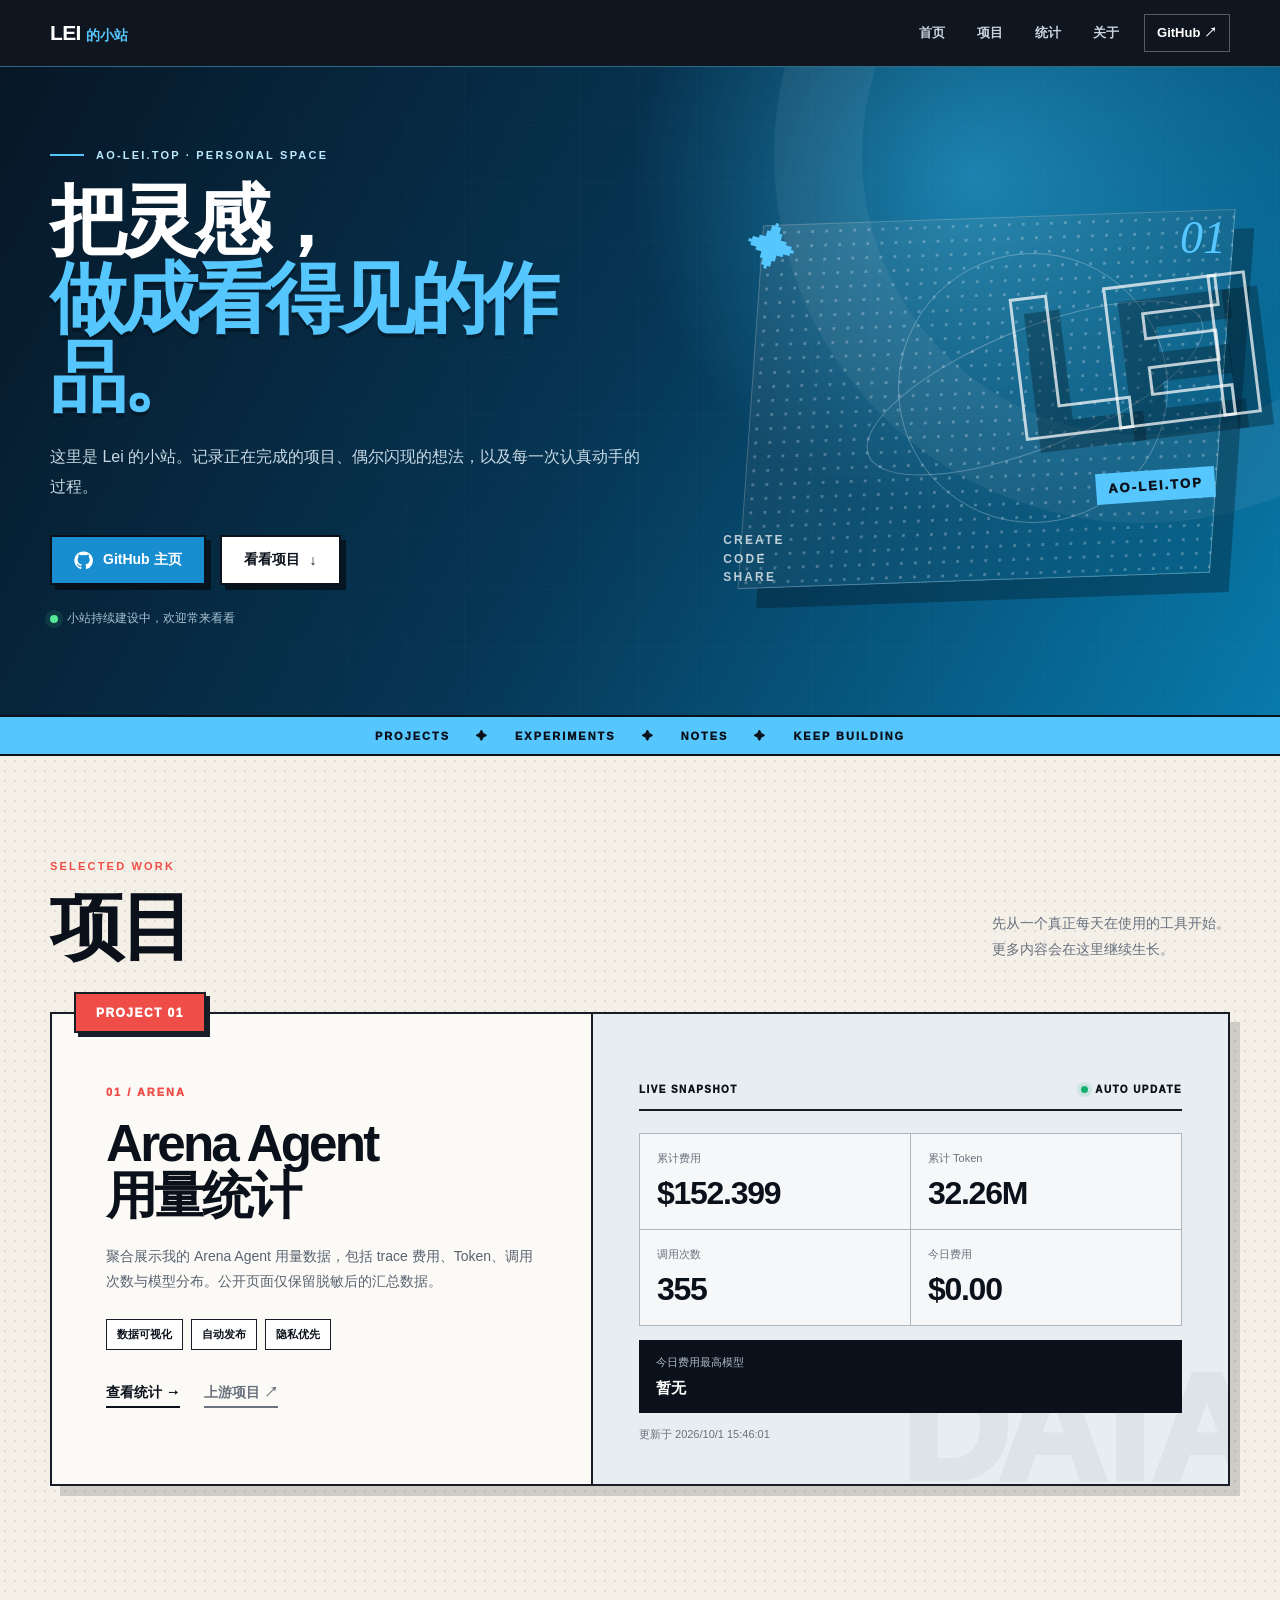
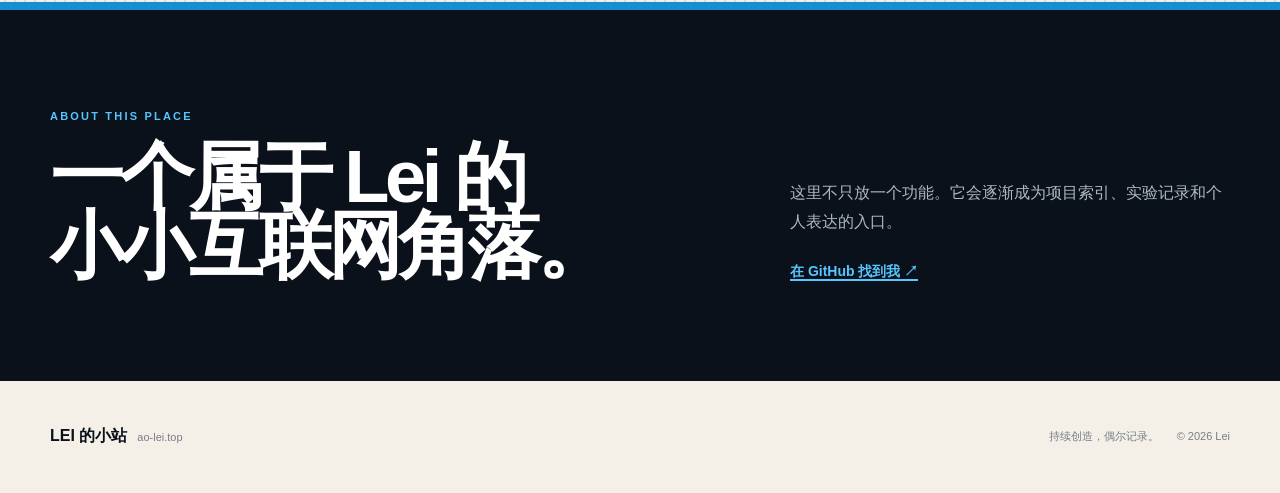
<file: index.html>
<!DOCTYPE html>
<html lang="zh-CN">
<head>
  <meta charset="UTF-8" />
  <meta name="viewport" content="width=device-width, initial-scale=1" />
  <meta name="description" content="Lei 的个人小站，记录项目、想法与持续发生的创造。" />
  <meta name="theme-color" content="#0b111a" />
  <title>Lei 的小站 · ao-lei.top</title>
  <link rel="stylesheet" href="./home.css" />
</head>
<body id="top">
  <header class="site-header">
    <nav class="nav-shell" aria-label="主导航">
      <a class="brand" href="#top" aria-label="返回首页">
        <span class="brand-main">LEI</span><span class="brand-sub">的小站</span>
      </a>
      <div class="nav-links">
        <a href="#top">首页</a>
        <a href="#projects">项目</a>
        <a href="./stats.html">统计</a>
        <a href="#about">关于</a>
        <a class="nav-github" href="https://github.com/Lei-Ao" target="_blank" rel="noopener noreferrer">
          GitHub <span aria-hidden="true">↗</span>
        </a>
      </div>
    </nav>
  </header>

  <main>
    <section class="hero" aria-labelledby="hero-title">
      <div class="hero-shell">
        <div class="hero-copy">
          <p class="eyebrow"><span></span> AO-LEI.TOP · PERSONAL SPACE</p>
          <h1 id="hero-title">把灵感，<br /><em>做成看得见的作品。</em></h1>
          <p class="hero-intro">这里是 Lei 的小站。记录正在完成的项目、偶尔闪现的想法，以及每一次认真动手的过程。</p>
          <div class="hero-actions">
            <a class="button button-primary" href="https://github.com/Lei-Ao" target="_blank" rel="noopener noreferrer">
              <svg viewBox="0 0 24 24" aria-hidden="true"><path d="M12 .7A11.3 11.3 0 0 0 8.4 22.8c.6.1.8-.3.8-.6v-2.2c-3.4.7-4.1-1.4-4.1-1.4-.6-1.4-1.4-1.8-1.4-1.8-1.1-.8.1-.8.1-.8 1.2.1 1.9 1.3 1.9 1.3 1.1 1.9 2.9 1.3 3.6 1 .1-.8.4-1.3.8-1.6-2.7-.3-5.5-1.4-5.5-6a4.7 4.7 0 0 1 1.2-3.2 4.4 4.4 0 0 1 .1-3.2s1-.3 3.3 1.2a11.4 11.4 0 0 1 6 0c2.3-1.5 3.3-1.2 3.3-1.2a4.4 4.4 0 0 1 .1 3.2 4.7 4.7 0 0 1 1.2 3.2c0 4.7-2.8 5.7-5.5 6 .4.4.8 1.1.8 2.2v3.3c0 .3.2.7.8.6A11.3 11.3 0 0 0 12 .7Z"/></svg>
              GitHub 主页
            </a>
            <a class="button button-light" href="#projects">看看项目 <span aria-hidden="true">↓</span></a>
          </div>
          <p class="hero-status"><span class="status-dot"></span> 小站持续建设中，欢迎常来看看</p>
        </div>

        <div class="hero-art" aria-hidden="true">
          <div class="orbit orbit-one"></div>
          <div class="orbit orbit-two"></div>
          <div class="art-star">✦</div>
          <div class="art-word">LEI</div>
          <div class="art-domain">AO-LEI.TOP</div>
          <div class="art-caption">CREATE<br />CODE<br />SHARE</div>
          <div class="art-index">01</div>
        </div>
      </div>
      <div class="hero-ticker" aria-hidden="true">
        <span>PROJECTS</span><i>✦</i><span>EXPERIMENTS</span><i>✦</i><span>NOTES</span><i>✦</i><span>KEEP BUILDING</span>
      </div>
    </section>

    <section class="projects-section" id="projects" aria-labelledby="projects-title">
      <div class="section-shell">
        <div class="section-heading">
          <div>
            <p class="section-kicker">SELECTED WORK</p>
            <h2 id="projects-title">项目</h2>
          </div>
          <p>先从一个真正每天在使用的工具开始。<br />更多内容会在这里继续生长。</p>
        </div>

        <article class="project-card">
          <div class="project-label">PROJECT 01</div>
          <div class="project-main">
            <div class="project-copy">
              <p class="project-no">01 / ARENA</p>
              <h3>Arena Agent<br />用量统计</h3>
              <p>聚合展示我的 Arena Agent 用量数据，包括 trace 费用、Token、调用次数与模型分布。公开页面仅保留脱敏后的汇总数据。</p>
              <div class="project-tags" aria-label="项目标签">
                <span>数据可视化</span><span>自动发布</span><span>隐私优先</span>
              </div>
              <div class="project-actions">
                <a class="text-link" href="./stats.html">查看统计 <span aria-hidden="true">→</span></a>
                <a class="text-link muted-link" href="https://github.com/XIA-2005/arena-usage-kit" target="_blank" rel="noopener noreferrer">上游项目 <span aria-hidden="true">↗</span></a>
              </div>
            </div>

            <div class="project-data" aria-label="Arena 用量摘要">
              <div class="data-head">
                <span>LIVE SNAPSHOT</span>
                <span class="live"><i></i> AUTO UPDATE</span>
              </div>
              <div class="metric-grid">
                <div><small>累计费用</small><strong id="s-cost">--</strong></div>
                <div><small>累计 Token</small><strong id="s-tokens">--</strong></div>
                <div><small>调用次数</small><strong id="s-calls">--</strong></div>
                <div><small>今日费用</small><strong id="s-today">--</strong></div>
              </div>
              <div class="top-model"><small>今日费用最高模型</small><strong id="s-topmodel">--</strong></div>
              <p class="data-updated" id="s-updated">正在读取最新数据…</p>
            </div>
          </div>
        </article>
      </div>
    </section>

    <section class="about-section" id="about" aria-labelledby="about-title">
      <div class="about-shell">
        <p class="section-kicker">ABOUT THIS PLACE</p>
        <div class="about-grid">
          <h2 id="about-title">一个属于 Lei 的<br />小小互联网角落。</h2>
          <div>
            <p>这里不只放一个功能。它会逐渐成为项目索引、实验记录和个人表达的入口。</p>
            <a href="https://github.com/Lei-Ao" target="_blank" rel="noopener noreferrer">在 GitHub 找到我 <span aria-hidden="true">↗</span></a>
          </div>
        </div>
      </div>
    </section>
  </main>

  <footer class="site-footer">
    <div><strong>LEI 的小站</strong><span>ao-lei.top</span></div>
    <p>持续创造，偶尔记录。<span>© 2026 Lei</span></p>
  </footer>

  <script src="./home-bar.js"></script>
</body>
</html>
</file>
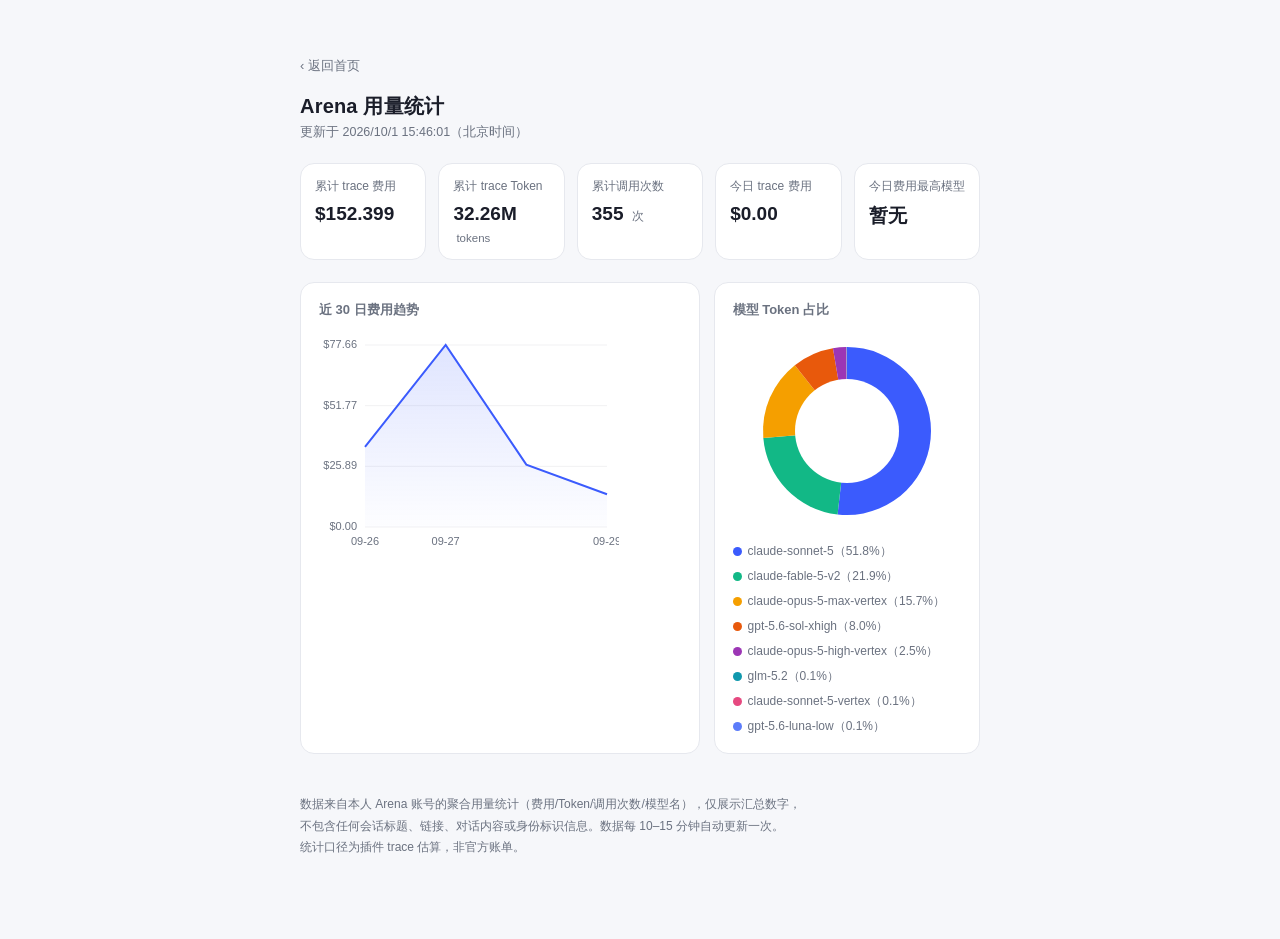
<file: stats.html>
<!DOCTYPE html>
<html lang="zh-CN">
<head>
<meta charset="UTF-8" />
<meta name="viewport" content="width=device-width, initial-scale=1" />
<title>Arena 用量统计 · ao-lei.top</title>
<meta name="robots" content="noarchive" />
<link rel="stylesheet" href="./style.css" />
</head>
<body>
<div class="wrap">
  <a class="back-link" href="./index.html">‹ 返回首页</a>
  <h1 class="site-title">Arena 用量统计</h1>
  <div class="updated" id="updated">加载中…</div>

  <section class="kpi-grid" id="kpiGrid">
    <div class="kpi"><div class="label">累计 trace 费用</div><div class="value" id="kpiCost">--</div></div>
    <div class="kpi"><div class="label">累计 trace Token</div><div class="value" id="kpiTokens">--</div></div>
    <div class="kpi"><div class="label">累计调用次数</div><div class="value" id="kpiCalls">--</div></div>
    <div class="kpi"><div class="label">今日 trace 费用</div><div class="value" id="kpiToday">--</div></div>
    <div class="kpi"><div class="label">今日费用最高模型</div><div class="value" id="kpiTopModel">--</div></div>
  </section>

  <section class="panels">
    <div class="panel">
      <h2>近 30 日费用趋势</h2>
      <canvas id="trendChart" height="220"></canvas>
      <div class="empty" id="trendEmpty" hidden>暂无趋势数据</div>
    </div>
    <div class="panel">
      <h2>模型 Token 占比</h2>
      <canvas id="donutChart" width="200" height="200" style="display:block;margin:0 auto;"></canvas>
      <div class="legend" id="donutLegend"></div>
      <div class="empty" id="donutEmpty" hidden>暂无模型数据</div>
    </div>
  </section>

  <footer class="note">
    数据来自本人 Arena 账号的聚合用量统计（费用/Token/调用次数/模型名），仅展示汇总数字，<br />
    不包含任何会话标题、链接、对话内容或身份标识信息。数据每 10–15 分钟自动更新一次。<br />
    统计口径为插件 trace 估算，非官方账单。
  </footer>
</div>
<script src="./stats.js"></script>
</body>
</html>
</file>
<file: home.css>
:root {
  --ink: #0b111a;
  --paper: #f4f0e8;
  --paper-2: #fbfaf6;
  --blue: #188ed1;
  --blue-bright: #56c6ff;
  --blue-dark: #052b48;
  --red: #ef4d48;
  --line: #161d27;
  --muted: #68717e;
  --max: 1180px;
}

* { box-sizing: border-box; }
html { scroll-behavior: smooth; scroll-padding-top: 76px; }
body {
  margin: 0;
  color: var(--ink);
  background: var(--paper);
  font-family: Inter, ui-sans-serif, -apple-system, BlinkMacSystemFont, "Segoe UI", "PingFang SC", "Microsoft YaHei", sans-serif;
  -webkit-font-smoothing: antialiased;
}
a { color: inherit; }

.site-header {
  position: sticky;
  z-index: 50;
  top: 0;
  color: #fff;
  background: rgba(8, 15, 24, .97);
  border-bottom: 1px solid rgba(86, 198, 255, .46);
  backdrop-filter: blur(14px);
}
.nav-shell {
  width: min(var(--max), calc(100% - 40px));
  height: 66px;
  margin: 0 auto;
  display: flex;
  align-items: center;
  justify-content: space-between;
  gap: 28px;
}
.brand { display: inline-flex; align-items: baseline; text-decoration: none; font-weight: 900; letter-spacing: -.04em; }
.brand-main { font-size: 21px; }
.brand-sub { margin-left: 5px; color: var(--blue-bright); font-size: 14px; letter-spacing: 0; }
.nav-links { display: flex; align-items: center; gap: 6px; }
.nav-links a {
  padding: 9px 12px;
  color: #c9d3de;
  font-size: 13px;
  font-weight: 700;
  text-decoration: none;
  border: 1px solid transparent;
  transition: .18s ease;
}
.nav-links a:hover, .nav-links a:focus-visible { color: #fff; background: rgba(255,255,255,.08); }
.nav-links .nav-github { margin-left: 6px; color: #fff; border-color: rgba(255,255,255,.3); }
.nav-links .nav-github:hover { color: var(--ink); background: var(--blue-bright); border-color: var(--blue-bright); }

.hero {
  position: relative;
  overflow: hidden;
  color: #fff;
  background:
    radial-gradient(circle at 76% 16%, rgba(49, 188, 240, .5), transparent 30%),
    linear-gradient(118deg, #071726 0%, #063655 48%, #087cae 100%);
  border-bottom: 2px solid var(--ink);
}
.hero::before {
  content: "";
  position: absolute;
  inset: 0;
  opacity: .22;
  background-image:
    linear-gradient(rgba(255,255,255,.08) 1px, transparent 1px),
    linear-gradient(90deg, rgba(255,255,255,.08) 1px, transparent 1px);
  background-size: 58px 58px;
  mask-image: linear-gradient(to right, transparent, #000 38%, #000);
}
.hero::after {
  content: "";
  position: absolute;
  width: 560px;
  height: 560px;
  right: -230px;
  top: -280px;
  border: 88px solid rgba(255,255,255,.06);
  border-radius: 50%;
}
.hero-shell {
  position: relative;
  z-index: 2;
  width: min(var(--max), calc(100% - 40px));
  min-height: 590px;
  margin: 0 auto;
  display: grid;
  grid-template-columns: 1.05fr .95fr;
  align-items: center;
  gap: 50px;
  padding: 82px 0 88px;
}
.hero-copy { max-width: 670px; }
.eyebrow, .section-kicker {
  margin: 0 0 20px;
  font-size: 11px;
  font-weight: 900;
  letter-spacing: .2em;
}
.eyebrow { display: flex; align-items: center; color: #bdeaff; }
.eyebrow span { width: 34px; height: 2px; margin-right: 12px; background: var(--blue-bright); }
.hero h1 {
  margin: 0;
  max-width: 760px;
  font-size: clamp(46px, 6vw, 78px);
  line-height: 1.02;
  letter-spacing: -.065em;
  text-wrap: balance;
}
.hero h1 em { color: var(--blue-bright); font-style: normal; text-shadow: 0 4px 0 rgba(0,0,0,.28); }
.hero-intro { max-width: 620px; margin: 26px 0 0; color: #c8d9e4; font-size: 16px; line-height: 1.85; }
.hero-actions { display: flex; flex-wrap: wrap; gap: 14px; margin-top: 34px; }
.button {
  min-height: 50px;
  display: inline-flex;
  align-items: center;
  justify-content: center;
  gap: 10px;
  padding: 0 22px;
  font-size: 14px;
  font-weight: 900;
  text-decoration: none;
  border: 2px solid var(--ink);
  box-shadow: 5px 5px 0 rgba(5, 12, 18, .72);
  transition: transform .16s ease, box-shadow .16s ease;
}
.button:hover { transform: translate(2px, 2px); box-shadow: 3px 3px 0 rgba(5, 12, 18, .72); }
.button svg { width: 19px; height: 19px; fill: currentColor; }
.button-primary { color: #fff; background: var(--blue); }
.button-light { color: var(--ink); background: #fff; }
.hero-status { display: flex; align-items: center; gap: 9px; margin: 25px 0 0; color: #a8c1d0; font-size: 12px; }
.status-dot { width: 8px; height: 8px; border-radius: 50%; background: #55e99a; box-shadow: 0 0 0 5px rgba(85,233,154,.11); }

.hero-art { position: relative; min-height: 410px; isolation: isolate; }
.hero-art::before {
  content: "";
  position: absolute;
  inset: 34px 8px 12px 58px;
  background:
    radial-gradient(circle, rgba(255,255,255,.25) 1.4px, transparent 1.6px) 0 0 / 14px 14px,
    linear-gradient(145deg, rgba(255,255,255,.08), rgba(0,0,0,.12));
  border: 1px solid rgba(255,255,255,.24);
  transform: skew(-6deg) rotate(-2deg);
  box-shadow: 20px 20px 0 rgba(2,19,31,.34);
}
.art-word {
  position: absolute;
  z-index: 3;
  top: 82px;
  right: -5px;
  font-size: clamp(116px, 15vw, 210px);
  line-height: 1;
  font-weight: 1000;
  letter-spacing: -.12em;
  color: transparent;
  -webkit-text-stroke: 3px rgba(255,255,255,.72);
  transform: rotate(-7deg);
  text-shadow: 12px 15px 0 rgba(2,22,35,.35);
}
.art-domain { position: absolute; z-index: 4; right: 15px; bottom: 92px; padding: 8px 12px; color: var(--ink); background: var(--blue-bright); font-size: 13px; font-weight: 1000; letter-spacing: .16em; transform: rotate(-4deg); }
.art-caption { position: absolute; z-index: 4; left: 30px; bottom: 6px; color: rgba(255,255,255,.72); font-size: 12px; font-weight: 900; line-height: 1.55; letter-spacing: .18em; }
.art-index { position: absolute; z-index: 4; right: 4px; top: 28px; font-family: Georgia, serif; font-size: 46px; font-style: italic; color: var(--blue-bright); }
.art-star { position: absolute; z-index: 5; left: 54px; top: 38px; font-size: 50px; color: var(--blue-bright); transform: rotate(16deg); }
.orbit { position: absolute; z-index: 2; border: 1px solid rgba(255,255,255,.28); border-radius: 50%; }
.orbit-one { width: 270px; height: 270px; right: 62px; top: 70px; }
.orbit-two { width: 360px; height: 120px; right: 15px; top: 145px; transform: rotate(-22deg); }
.hero-ticker {
  position: relative;
  z-index: 3;
  display: flex;
  justify-content: center;
  gap: 26px;
  padding: 13px 20px 12px;
  color: var(--ink);
  background: var(--blue-bright);
  border-top: 2px solid var(--ink);
  font-size: 11px;
  font-weight: 1000;
  letter-spacing: .18em;
  white-space: nowrap;
  overflow: hidden;
}
.hero-ticker i { font-style: normal; }

.projects-section {
  padding: 104px 0 116px;
  background-color: var(--paper);
  background-image: radial-gradient(rgba(11,17,26,.09) .8px, transparent .9px);
  background-size: 10px 10px;
}
.section-shell { width: min(var(--max), calc(100% - 40px)); margin: 0 auto; }
.section-heading { display: flex; align-items: end; justify-content: space-between; gap: 40px; margin-bottom: 50px; }
.section-kicker { color: var(--red); }
.section-heading h2, .about-grid h2 { margin: 0; font-size: clamp(44px, 6vw, 74px); line-height: .94; letter-spacing: -.06em; }
.section-heading > p { max-width: 390px; margin: 0; color: var(--muted); line-height: 1.8; font-size: 14px; }

.project-card { position: relative; background: var(--paper-2); border: 2px solid var(--line); box-shadow: 10px 10px 0 rgba(11,17,26,.16); }
.project-label { position: absolute; z-index: 2; top: -22px; left: 22px; padding: 12px 20px 11px; color: #fff; background: var(--red); border: 2px solid var(--line); box-shadow: 4px 4px 0 var(--line); font-size: 12px; font-weight: 1000; letter-spacing: .12em; }
.project-main { display: grid; grid-template-columns: .92fr 1.08fr; min-height: 430px; }
.project-copy { padding: 72px 54px 50px; border-right: 2px solid var(--line); }
.project-no { margin: 0 0 20px; color: var(--red); font-size: 11px; font-weight: 1000; letter-spacing: .18em; }
.project-copy h3 { margin: 0 0 22px; font-size: clamp(36px, 4vw, 55px); line-height: 1.02; letter-spacing: -.055em; }
.project-copy > p:not(.project-no) { max-width: 520px; margin: 0; color: #596270; font-size: 14px; line-height: 1.8; }
.project-tags { display: flex; flex-wrap: wrap; gap: 8px; margin-top: 24px; }
.project-tags span { padding: 7px 10px; background: #fff; border: 1px solid var(--line); font-size: 11px; font-weight: 800; }
.project-actions { display: flex; flex-wrap: wrap; gap: 24px; margin-top: 34px; }
.text-link { padding-bottom: 4px; font-size: 14px; font-weight: 1000; text-decoration: none; border-bottom: 2px solid currentColor; }
.text-link:hover { color: var(--blue); }
.muted-link { color: #6a727e; }
.project-data { position: relative; display: flex; flex-direction: column; justify-content: center; padding: 70px 46px 42px; overflow: hidden; background: #e8edf1; }
.project-data::before { content: "DATA"; position: absolute; right: -18px; bottom: -32px; color: rgba(11,17,26,.045); font-size: 150px; font-weight: 1000; letter-spacing: -.08em; }
.data-head { position: relative; z-index: 1; display: flex; justify-content: space-between; padding-bottom: 14px; border-bottom: 2px solid var(--line); font-size: 10px; font-weight: 1000; letter-spacing: .14em; }
.live { display: flex; align-items: center; gap: 7px; }
.live i { width: 7px; height: 7px; background: #17af6d; border-radius: 50%; box-shadow: 0 0 0 4px rgba(23,175,109,.13); }
.metric-grid { position: relative; z-index: 1; display: grid; grid-template-columns: 1fr 1fr; border-left: 1px solid #aeb6bf; border-top: 1px solid #aeb6bf; margin-top: 22px; }
.metric-grid > div { min-height: 94px; padding: 17px; background: rgba(255,255,255,.58); border-right: 1px solid #aeb6bf; border-bottom: 1px solid #aeb6bf; }
.metric-grid small, .top-model small { display: block; margin-bottom: 9px; color: #69727d; font-size: 11px; }
.metric-grid strong { font-size: clamp(21px, 2.6vw, 32px); letter-spacing: -.04em; }
.top-model { position: relative; z-index: 1; margin-top: 14px; padding: 15px 17px; color: #fff; background: var(--ink); }
.top-model small { color: #aeb9c5; }
.top-model strong { display: block; overflow: hidden; text-overflow: ellipsis; white-space: nowrap; font-size: 15px; }
.data-updated { position: relative; z-index: 1; margin: 14px 0 0; color: #66717d; font-size: 11px; }

.about-section { padding: 100px 0; color: #fff; background: var(--ink); border-top: 8px solid var(--blue); }
.about-shell { width: min(var(--max), calc(100% - 40px)); margin: 0 auto; }
.about-section .section-kicker { color: var(--blue-bright); }
.about-grid { display: grid; grid-template-columns: 1.2fr .8fr; align-items: end; gap: 80px; }
.about-grid h2 { max-width: 700px; }
.about-grid p { margin: 0 0 25px; color: #adb8c5; font-size: 16px; line-height: 1.85; }
.about-grid a { color: var(--blue-bright); font-size: 14px; font-weight: 900; text-decoration: none; border-bottom: 2px solid currentColor; }

.site-footer { width: min(var(--max), calc(100% - 40px)); min-height: 112px; margin: 0 auto; display: flex; justify-content: space-between; align-items: center; gap: 30px; }
.site-footer div { display: flex; align-items: baseline; gap: 10px; }
.site-footer strong { font-size: 16px; }
.site-footer div span, .site-footer p { color: #767e87; font-size: 11px; }
.site-footer p span { margin-left: 18px; }

:focus-visible { outline: 3px solid var(--blue-bright); outline-offset: 3px; }

@media (max-width: 900px) {
  .hero-shell { grid-template-columns: 1fr; min-height: auto; padding-top: 68px; }
  .hero-copy { max-width: 760px; }
  .hero-art { min-height: 330px; }
  .art-word { right: 8%; top: 52px; }
  .project-main, .about-grid { grid-template-columns: 1fr; }
  .project-copy { border-right: 0; border-bottom: 2px solid var(--line); }
  .about-grid { gap: 36px; }
  .about-grid > div { max-width: 600px; }
}

@media (max-width: 660px) {
  html { scroll-padding-top: 60px; }
  .nav-shell { width: min(100% - 24px, var(--max)); height: 60px; }
  .brand-main { font-size: 18px; }
  .brand-sub { font-size: 12px; }
  .nav-links { gap: 1px; overflow-x: auto; }
  .nav-links a { padding: 8px; font-size: 12px; }
  .nav-links a:nth-child(3), .nav-links a:nth-child(4) { display: none; }
  .nav-links .nav-github { margin-left: 2px; }
  .hero-shell, .section-shell, .about-shell, .site-footer { width: min(100% - 28px, var(--max)); }
  .hero-shell { gap: 28px; padding: 54px 0 56px; }
  .hero h1 { font-size: clamp(41px, 13vw, 60px); }
  .hero-intro { font-size: 14px; }
  .button { width: 100%; }
  .hero-art { min-height: 250px; }
  .hero-art::before { inset: 20px 12px 10px 38px; }
  .art-word { top: 60px; font-size: 105px; }
  .art-domain { bottom: 48px; }
  .art-caption, .orbit-two { display: none; }
  .hero-ticker { justify-content: flex-start; gap: 18px; }
  .projects-section { padding: 80px 0 88px; }
  .section-heading { display: block; margin-bottom: 44px; }
  .section-heading > p { margin-top: 22px; }
  .project-label { left: 14px; }
  .project-copy { padding: 64px 24px 36px; }
  .project-data { padding: 40px 20px 30px; }
  .metric-grid strong { font-size: 21px; }
  .about-section { padding: 74px 0; }
  .site-footer { min-height: 138px; align-items: flex-start; justify-content: center; flex-direction: column; gap: 12px; }
  .site-footer p { margin: 0; }
}

@media (prefers-reduced-motion: reduce) {
  html { scroll-behavior: auto; }
  *, *::before, *::after { transition-duration: .01ms !important; }
}
</file>
<file: style.css>
:root {
  --bg: #f6f7fa;
  --card: #ffffff;
  --border: #e6e8ee;
  --text: #1a1d29;
  --muted: #6b7280;
  --accent: #3b5bfd;
  --accent-soft: #eef1ff;
  --accent-2: #12b886;
  --warn: #f59f00;
  --radius: 14px;
}

* { box-sizing: border-box; }

body {
  margin: 0;
  font-family: -apple-system, "PingFang SC", "Microsoft YaHei", "Segoe UI", Roboto, sans-serif;
  background: var(--bg);
  color: var(--text);
  min-height: 100vh;
}

.wrap {
  max-width: 720px;
  margin: 0 auto;
  padding: 56px 20px 80px;
}

.site-title {
  font-size: 20px;
  font-weight: 700;
  margin: 0 0 4px;
  letter-spacing: 0.2px;
}

.site-sub {
  color: var(--muted);
  font-size: 14px;
  margin: 0 0 40px;
}

h2.section-title {
  font-size: 13px;
  color: var(--muted);
  text-transform: uppercase;
  letter-spacing: 1px;
  margin: 0 0 14px;
  font-weight: 600;
}

/* ---- 项目卡片 ---- */
.card {
  background: var(--card);
  border: 1px solid var(--border);
  border-radius: var(--radius);
  padding: 20px 22px;
  box-shadow: 0 1px 2px rgba(16, 24, 40, 0.04);
}

.card + .card { margin-top: 12px; }

.card h3 {
  margin: 0 0 6px;
  font-size: 16px;
}

.card p.desc {
  margin: 0 0 12px;
  color: var(--muted);
  font-size: 13.5px;
  line-height: 1.6;
}

.tags {
  display: flex;
  flex-wrap: wrap;
  gap: 6px;
  margin-bottom: 14px;
}

.tags span {
  font-size: 11.5px;
  color: var(--accent);
  background: var(--accent-soft);
  padding: 3px 9px;
  border-radius: 999px;
}

.btn {
  display: inline-flex;
  align-items: center;
  gap: 6px;
  font-size: 13.5px;
  font-weight: 600;
  color: var(--accent);
  text-decoration: none;
}
.btn:hover { text-decoration: underline; }

.placeholder-block {
  margin-top: 40px;
  border: 1px dashed var(--border);
  border-radius: var(--radius);
  padding: 40px 20px;
  text-align: center;
  color: var(--muted);
  font-size: 13.5px;
}

footer.note {
  margin-top: 40px;
  color: var(--muted);
  font-size: 12px;
  line-height: 1.8;
}
footer.note a { color: var(--accent); text-decoration: none; }

/* ---- 首页一行数据条 ---- */
#ao-lei-stats-bar {
  display: flex;
  align-items: center;
  gap: 10px;
  overflow-x: auto;
  white-space: nowrap;
  padding: 12px 16px;
  background: var(--card);
  border: 1px solid var(--border);
  border-radius: var(--radius);
  font-size: 13px;
  line-height: 1.4;
  scrollbar-width: none;
}
#ao-lei-stats-bar::-webkit-scrollbar { display: none; }

#ao-lei-stats-bar .seg { color: var(--muted); flex: none; }
#ao-lei-stats-bar .seg b { color: var(--text); font-weight: 700; margin-left: 4px; }
#ao-lei-stats-bar .seg.today b { color: var(--accent-2); }
#ao-lei-stats-bar .seg.top b { color: var(--warn); }
#ao-lei-stats-bar .sep { color: var(--border); flex: none; }
#ao-lei-stats-bar .updated-at { margin-left: auto; color: var(--muted); font-size: 11.5px; flex: none; padding-left: 12px; }

/* ============ 统计详情页 ============ */
.back-link {
  display: inline-block;
  margin-bottom: 18px;
  color: var(--muted);
  font-size: 13px;
  text-decoration: none;
}
.back-link:hover { color: var(--accent); }

.updated {
  color: var(--muted);
  font-size: 12.5px;
  margin-bottom: 22px;
}

.kpi-grid {
  display: grid;
  grid-template-columns: repeat(5, 1fr);
  gap: 12px;
  margin-bottom: 22px;
}
@media (max-width: 720px) { .kpi-grid { grid-template-columns: repeat(2, 1fr); } }

.kpi {
  background: var(--card);
  border: 1px solid var(--border);
  border-radius: var(--radius);
  padding: 14px 14px 12px;
}
.kpi .label { color: var(--muted); font-size: 12px; margin-bottom: 8px; }
.kpi .value { font-size: 19px; font-weight: 700; }
.kpi .value small { font-size: 11.5px; color: var(--muted); font-weight: 500; margin-left: 3px; }

.panels {
  display: grid;
  grid-template-columns: 1.5fr 1fr;
  gap: 14px;
}
@media (max-width: 720px) { .panels { grid-template-columns: 1fr; } }

.panel {
  background: var(--card);
  border: 1px solid var(--border);
  border-radius: var(--radius);
  padding: 18px;
}
.panel h2 { font-size: 13px; color: var(--muted); margin: 0 0 12px; font-weight: 600; }

.legend { display: flex; flex-wrap: wrap; gap: 8px 14px; margin-top: 12px; }
.legend .item { display: flex; align-items: center; gap: 6px; font-size: 12px; color: var(--muted); }
.legend .dot { width: 9px; height: 9px; border-radius: 50%; flex: none; }

.empty { color: var(--muted); font-size: 13px; padding: 30px 0; text-align: center; }
</file>
